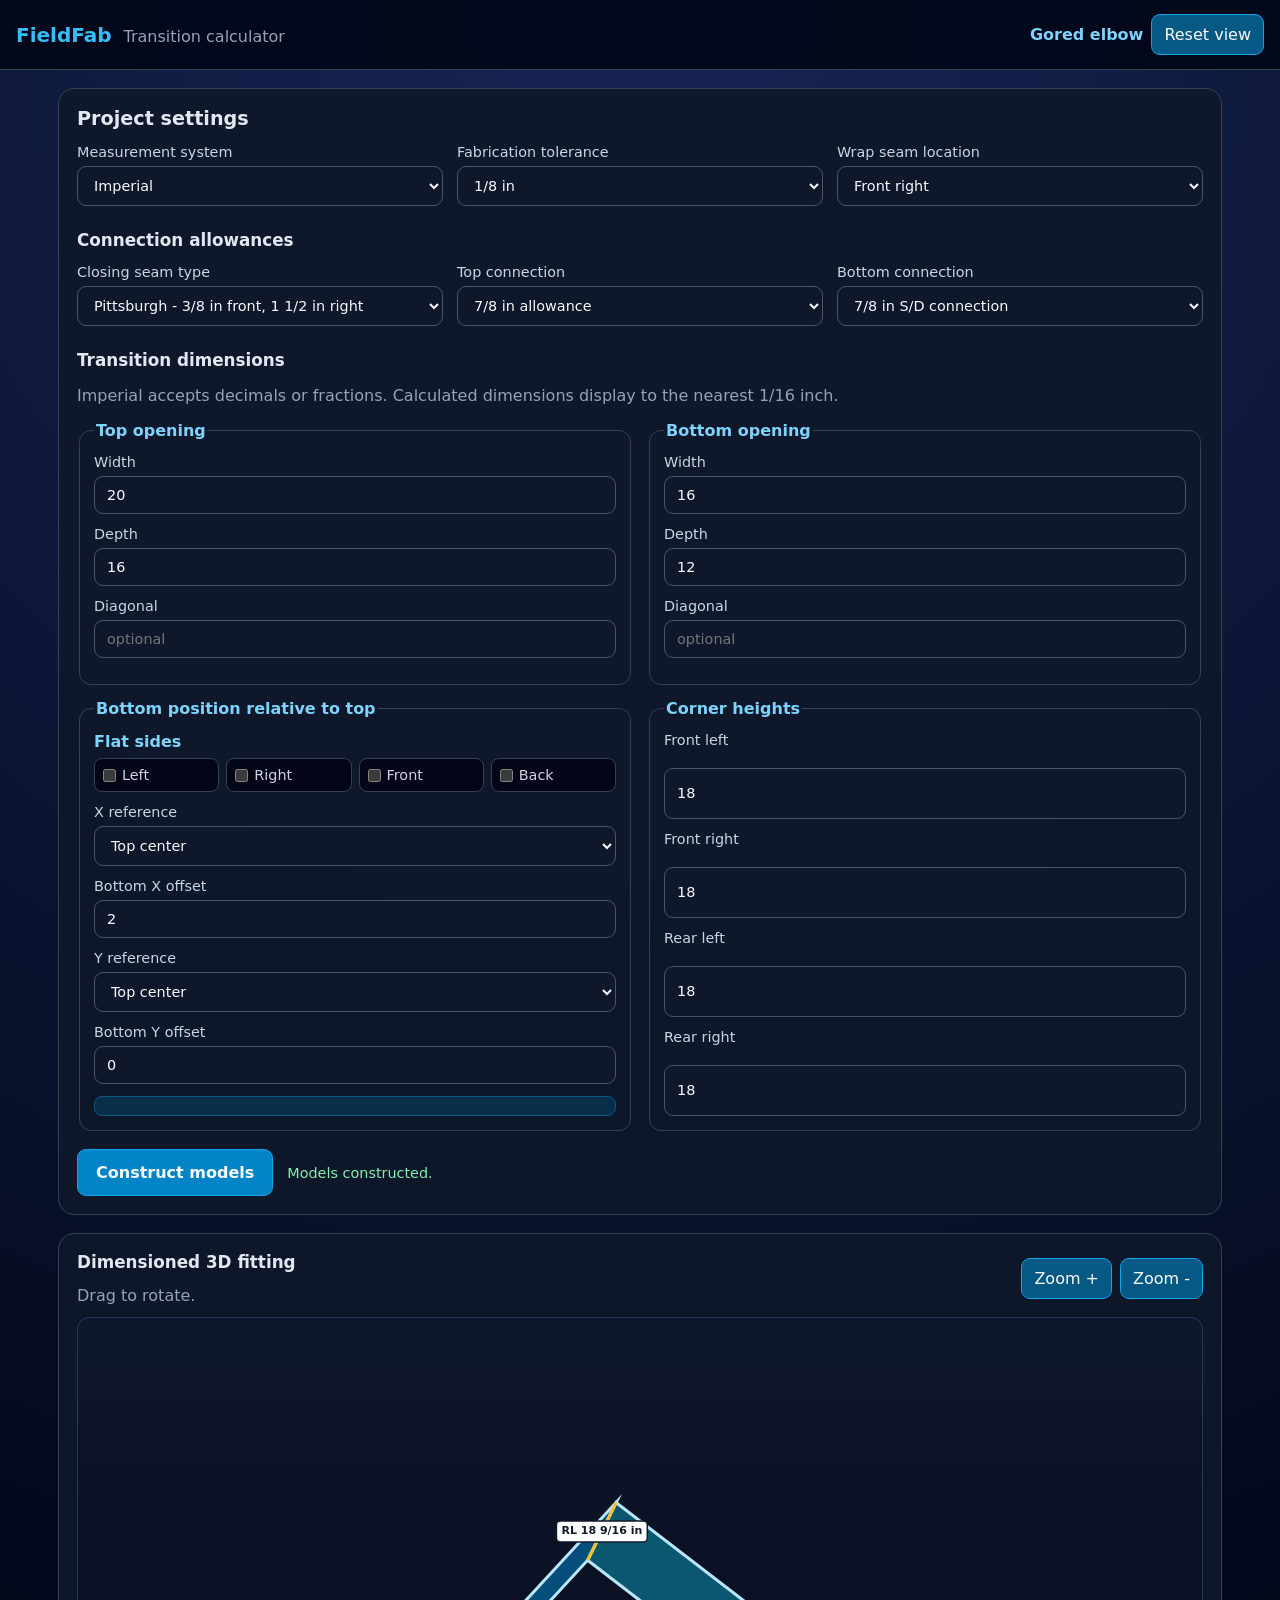
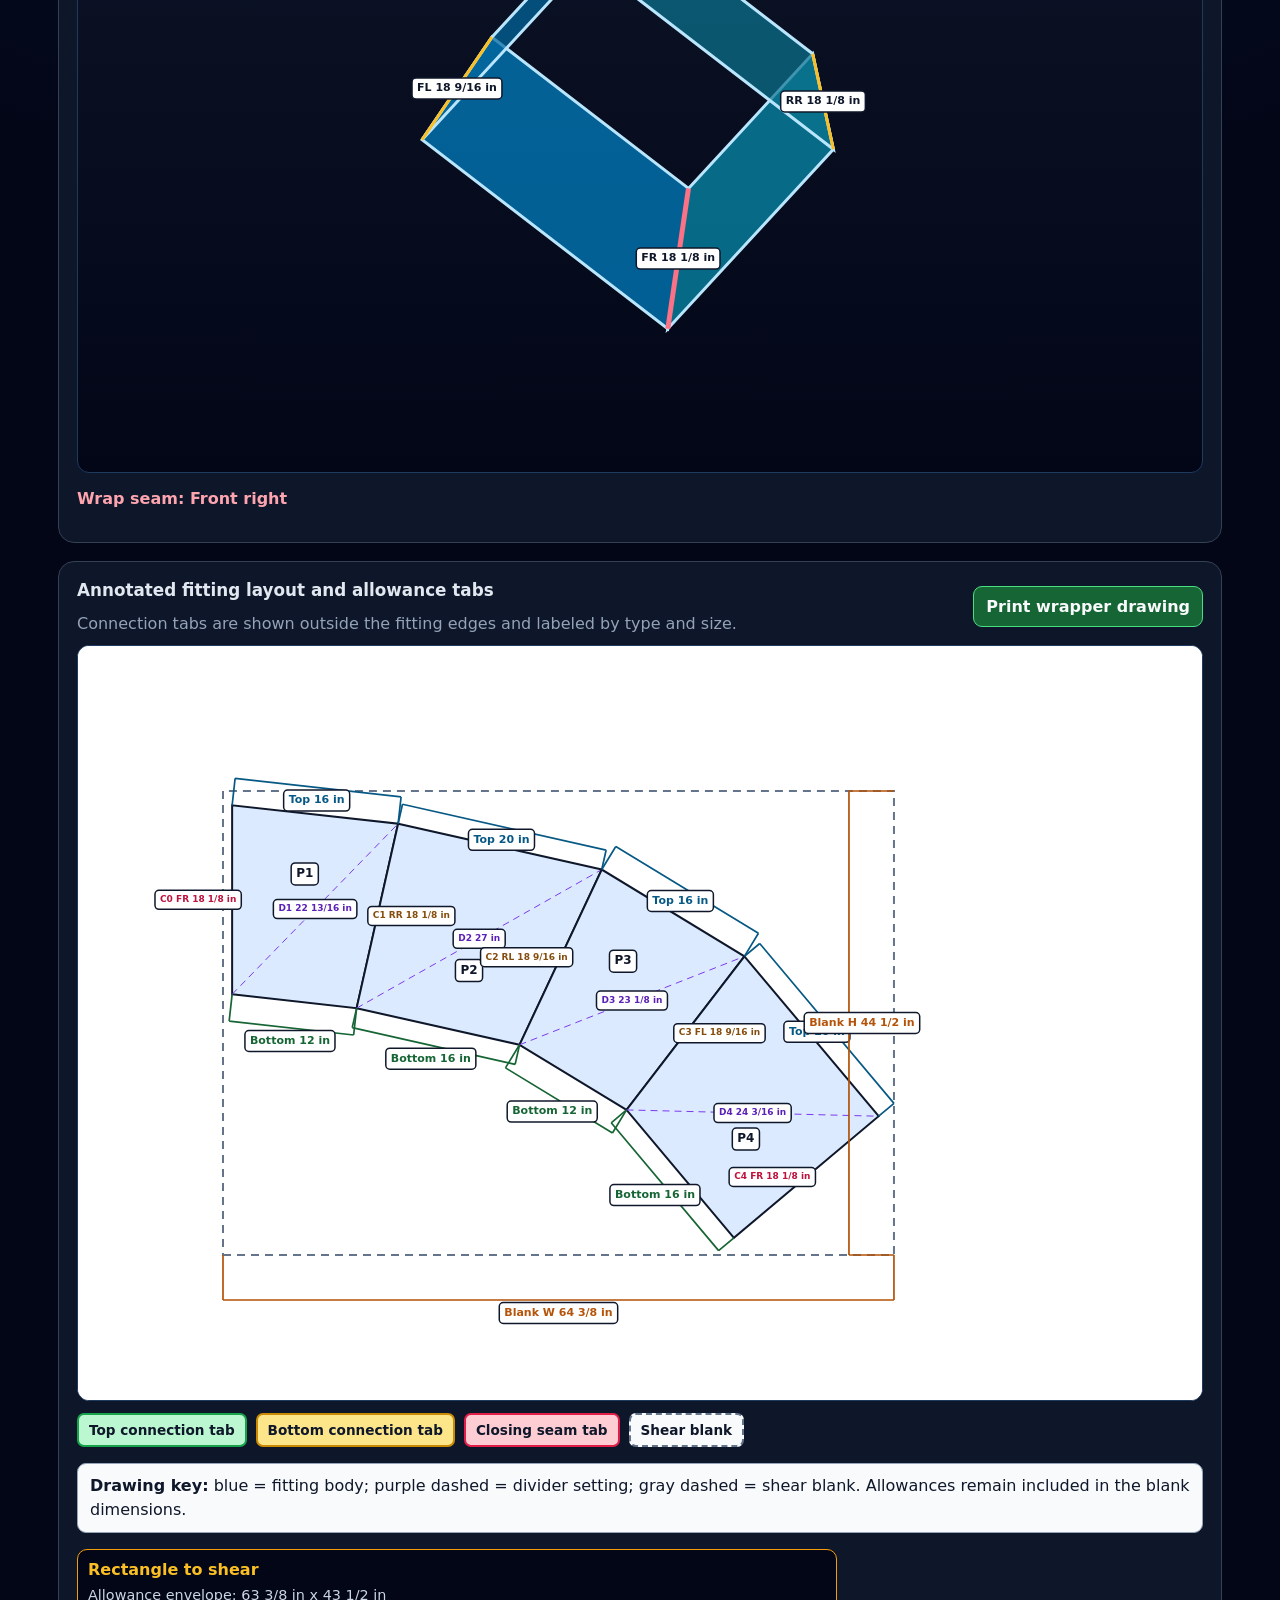
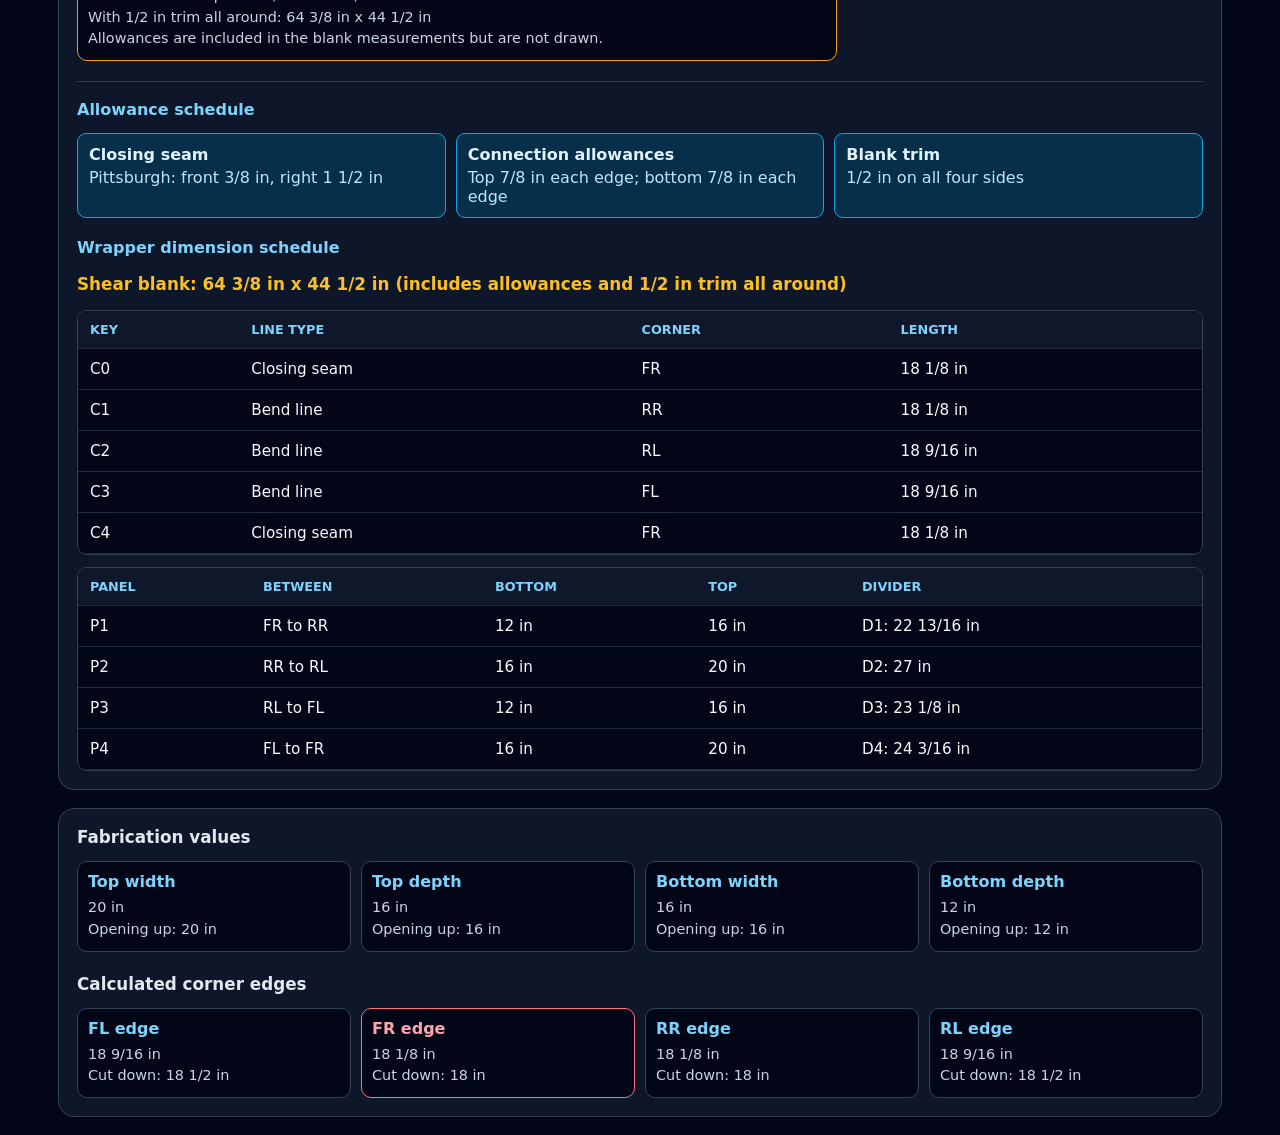
<file: index.html>
<!doctype html><html lang="en">
<head>
<meta charset="UTF-8" />
<meta name="viewport" content="width=device-width,initial-scale=1,viewport-fit=cover" />
<meta name="theme-color" content="#0f172a" />
<meta name="description" content="FieldFab HVAC fabrication calculator" />
<link rel="manifest" href="manifest.webmanifest" />
<link rel="icon" href="icon.svg" type="image/svg+xml" />
<link rel="apple-touch-icon" href="icon.svg" />
<link rel="stylesheet" href="styles.css?v=25" />
<title>FieldFab</title>
</head>
<body>
<header><div><strong>FieldFab</strong><span>Transition calculator</span></div><div style="display:flex;gap:8px;align-items:center"><a href="gores.html" style="color:#7dd3fc;font-weight:800;text-decoration:none">Gored elbow</a><button id="resetView" type="button">Reset view</button></div></header>
<main>
<section class="card controls">
<h1>Project settings</h1>
<div class="grid settings"><label>Measurement system<select id="system"><option value="imperial">Imperial</option><option value="metric">Metric</option></select></label><label>Fabrication tolerance<select id="tolerance"><option value="0.015625">1/64 in</option><option value="0.03125">1/32 in</option><option value="0.0625">1/16 in</option><option value="0.125" selected>1/8 in</option><option value="0.25">1/4 in</option></select></label><label>Wrap seam location<select id="seamLocation"><option value="FR" selected>Front right</option><option value="FL">Front left</option><option value="RR">Rear right</option><option value="RL">Rear left</option></select></label></div>
<h2>Connection allowances</h2>
<div class="grid allowance-settings"><label>Closing seam type<select id="seamType"><option value="pittsburgh" selected>Pittsburgh - 3/8 in front, 1 1/2 in right</option><option value="scleat">S-cleat - 7/8 in right only</option></select></label><label>Top connection<select id="topConnection"><option value="0.875" selected>7/8 in allowance</option></select></label><label>Bottom connection<select id="bottomConnection"><option value="0.375">3/8 in flange</option><option value="0.75">3/4 in hemmed flange</option><option value="0.875" selected>7/8 in S/D connection</option></select></label></div>
<h2>Transition dimensions</h2><p class="hint">Imperial accepts decimals or fractions. Calculated dimensions display to the nearest 1/16 inch.</p>
<div class="grid dimensions"><fieldset><legend>Top opening</legend><label>Width <input id="topWidth" value="20" inputmode="decimal" /></label><label>Depth <input id="topDepth" value="16" inputmode="decimal" /></label><label>Diagonal <input id="topDiagonal" placeholder="optional" inputmode="decimal" /></label><span id="topDiagonalStatus" class="diag-status"></span></fieldset><fieldset><legend>Bottom opening</legend><label>Width <input id="bottomWidth" value="16" inputmode="decimal" /></label><label>Depth <input id="bottomDepth" value="12" inputmode="decimal" /></label><label>Diagonal <input id="bottomDiagonal" placeholder="optional" inputmode="decimal" /></label><span id="bottomDiagonalStatus" class="diag-status"></span></fieldset><fieldset class="positioning-fieldset"><legend>Bottom position relative to top</legend><div class="flat-sides"><span>Flat sides</span><label><input type="checkbox" id="flatLeft" /> Left</label><label><input type="checkbox" id="flatRight" /> Right</label><label><input type="checkbox" id="flatFront" /> Front</label><label><input type="checkbox" id="flatBack" /> Back</label></div><label>X reference<select id="xReference"><option value="center">Top center</option><option value="left">Top left side</option><option value="right">Top right side</option></select></label><label id="offsetXLabel">Bottom X offset<input id="offsetX" value="2" inputmode="decimal" /></label><label>Y reference<select id="yReference"><option value="center">Top center</option><option value="front">Top front side</option><option value="back">Top back side</option></select></label><label id="offsetYLabel">Bottom Y offset<input id="offsetY" value="0" inputmode="decimal" /></label><p id="positionHelp" class="position-help"></p></fieldset><fieldset><legend>Corner heights</legend><label>Front left <input id="heightFL" value="18" inputmode="decimal" /></label><label>Front right <input id="heightFR" value="18" inputmode="decimal" /></label><label>Rear left <input id="heightRL" value="18" inputmode="decimal" /></label><label>Rear right <input id="heightRR" value="18" inputmode="decimal" /></label></fieldset></div>
<div class="build-actions"><button id="constructModel" class="primary-action" type="button">Construct models</button><span id="buildStatus"></span></div><div id="message"></div>
</section>
<section class="card viewer-card"><div class="viewer-heading"><div><h2>Dimensioned 3D fitting</h2><p>Drag to rotate.</p></div><div class="viewer-actions"><button id="zoomIn">Zoom +</button><button id="zoomOut">Zoom -</button></div></div><div id="viewer"><canvas id="modelCanvas"></canvas></div><p id="seamSummary" class="seam-summary"></p></section>
<section class="card wrapper-card"><div class="viewer-heading"><div><h2>Annotated fitting layout and allowance tabs</h2><p>Connection tabs are shown outside the fitting edges and labeled by type and size.</p></div><button id="printWrapper" class="print-button">Print wrapper drawing</button></div><div id="wrapperViewer"><canvas id="wrapperCanvas"></canvas></div><div class="tab-legend"><span class="legend-top">Top connection tab</span><span class="legend-bottom">Bottom connection tab</span><span class="legend-seam">Closing seam tab</span><span class="legend-blank">Shear blank</span></div><p id="wrapperStatus" class="drawing-key"></p><div id="blankResults" class="results blank-results"></div><section class="schedule"><h3>Allowance schedule</h3><div id="allowanceSummary" class="allowance-summary"></div><h3>Wrapper dimension schedule</h3><p id="blankSchedule" class="blank-line"></p><div class="table-scroll"><table id="cornerTable"><thead><tr><th>Key</th><th>Line type</th><th>Corner</th><th>Length</th></tr></thead><tbody id="cornerSchedule"></tbody></table></div><div class="table-scroll"><table id="panelTable"><thead><tr><th>Panel</th><th>Between</th><th>Bottom</th><th>Top</th><th>Divider</th></tr></thead><tbody id="panelSchedule"></tbody></table></div></section></section>
<section class="card"><h2>Fabrication values</h2><div id="openingResults" class="results"></div><h2 class="subheading">Calculated corner edges</h2><div id="results" class="results"></div></section>
</main><script src="app.js?v=25" defer></script></body></html>
</file>
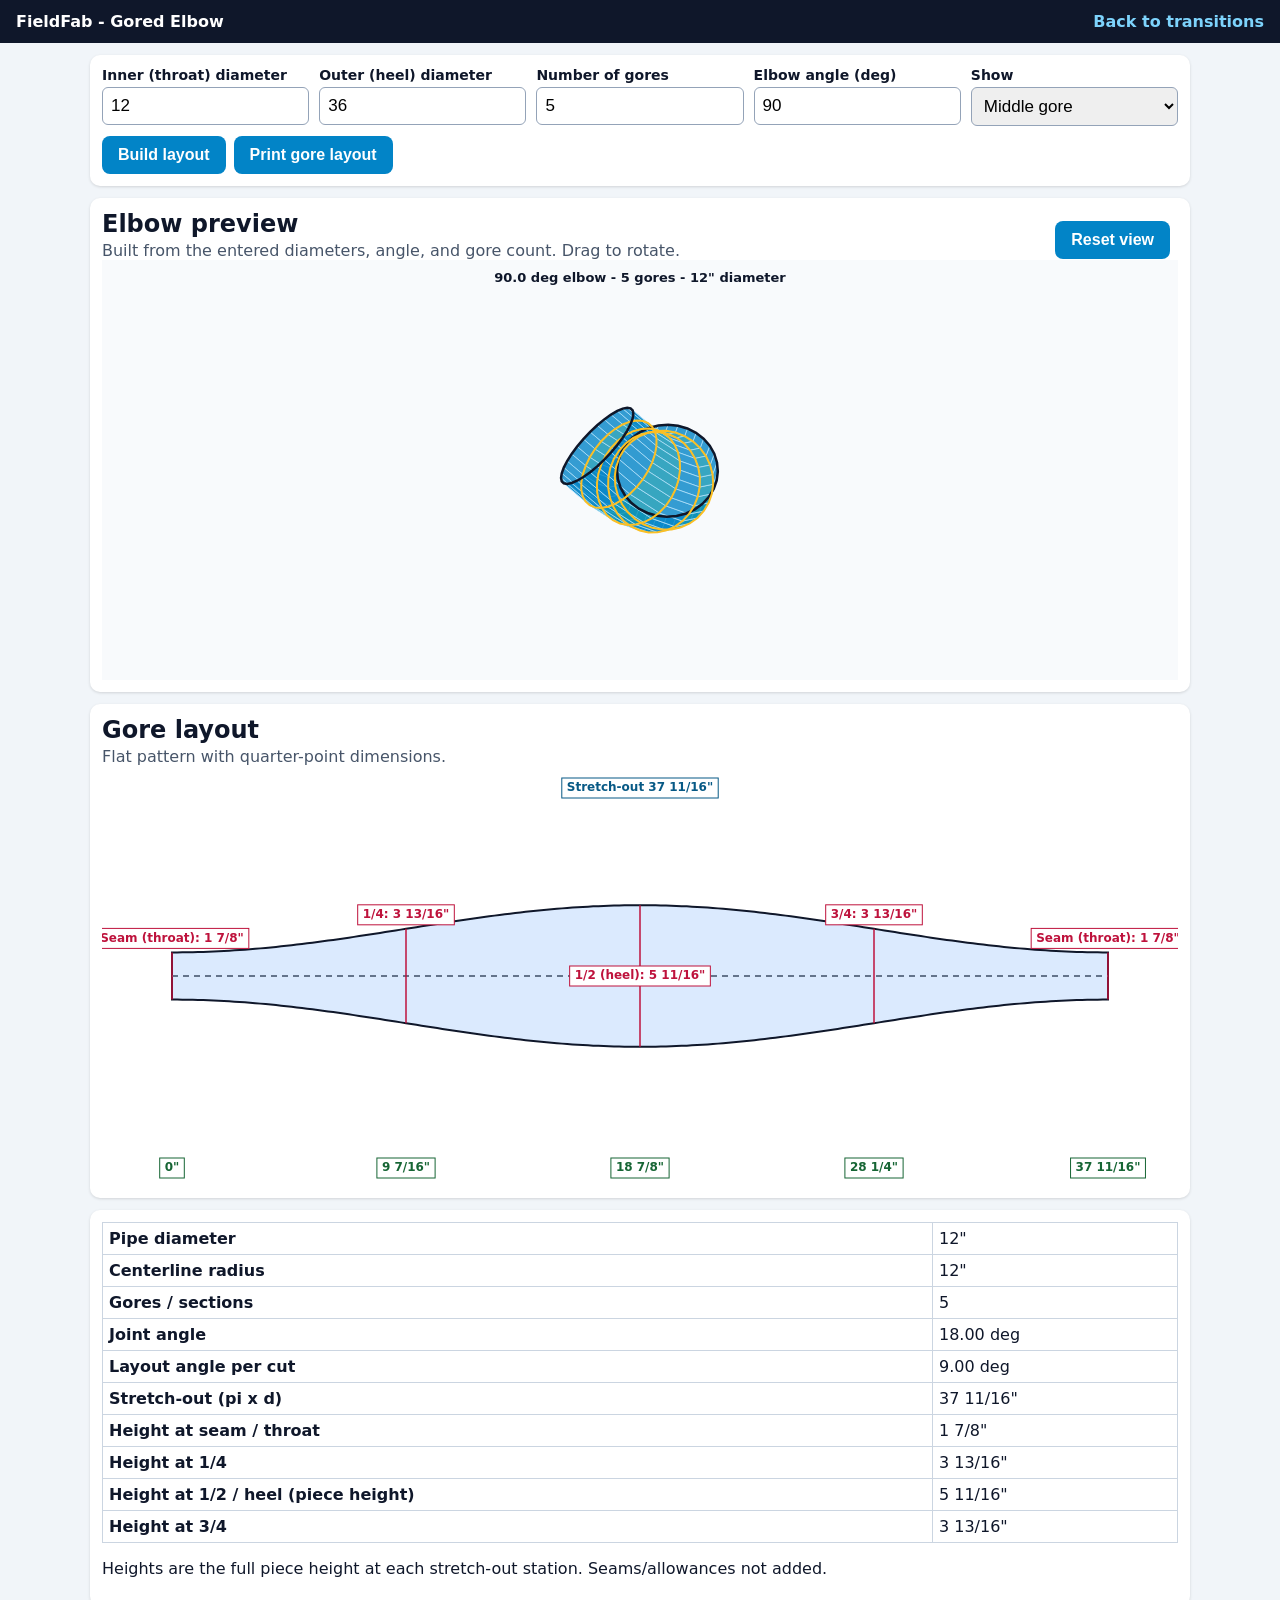
<file: gores.html>
<!doctype html>
<html lang="en"><head><meta charset="utf-8"><meta name="viewport" content="width=device-width,initial-scale=1"><title>FieldFab - Gored Elbow</title>
<style>
body{font-family:system-ui;margin:0;background:#f1f5f9;color:#0f172a}header{background:#0f172a;color:#fff;padding:12px 16px;display:flex;justify-content:space-between;align-items:center}header a{color:#7dd3fc;font-weight:700;text-decoration:none}main{padding:12px;max-width:1100px;margin:auto}.card{background:#fff;border-radius:10px;padding:12px;margin-bottom:12px;box-shadow:0 1px 3px #0002}.grid{display:grid;grid-template-columns:repeat(auto-fit,minmax(150px,1fr));gap:10px}label{font-weight:700;font-size:14px;display:flex;flex-direction:column;gap:4px}input,select{font-size:17px;padding:8px;border:1px solid #94a3b8;border-radius:6px}button{font-size:16px;font-weight:800;padding:10px 16px;border:0;border-radius:8px;background:#0284c7;color:#fff;margin-top:10px;margin-right:8px}#err{color:#b91c1c;font-weight:700}#view,#elbowView{width:100%;height:420px;background:#fff}#elbowView{touch-action:none}.viewerHead{display:flex;justify-content:space-between;gap:12px;align-items:center}.viewerHead h2{margin:0}.viewerHead p{margin:3px 0 0;color:#475569}canvas{width:100%;height:100%}table{border-collapse:collapse;width:100%}td,th{border:1px solid #cbd5e1;padding:6px;text-align:left}
@media print{header,.inputs,#tables,button{display:none!important}@page{size:letter landscape;margin:.75in}.card{box-shadow:none;padding:0}#view{height:6.9in}}
</style></head><body>
<header><strong>FieldFab - Gored Elbow</strong><a href="index.html">Back to transitions</a></header>
<main>
<div class="card inputs"><div class="grid">
<label>Inner (throat) diameter<input id="id" value="12"></label>
<label>Outer (heel) diameter<input id="od" value="36"></label>
<label>Number of gores<input id="n" type="number" min="2" value="5"></label>
<label>Elbow angle (deg)<input id="ang" type="number" value="90"></label>
<label>Show<select id="which"><option value="full">Middle gore</option><option value="end">End gore</option></select></label>
</div><button id="go">Build layout</button><button id="printGore">Print gore layout</button><div id="err"></div></div>
<div class="card"><div class="viewerHead"><div><h2>Elbow preview</h2><p>Built from the entered diameters, angle, and gore count. Drag to rotate.</p></div><button id="resetElbow" type="button">Reset view</button></div><div id="elbowView"><canvas id="elbowCanvas"></canvas></div></div>
<div class="card"><div class="viewerHead"><div><h2>Gore layout</h2><p>Flat pattern with quarter-point dimensions.</p></div></div><div id="view"><canvas id="c"></canvas></div></div>
<div class="card" id="tables"></div>
</main><script src="gores.js?v=29"></script></body></html>
</file>
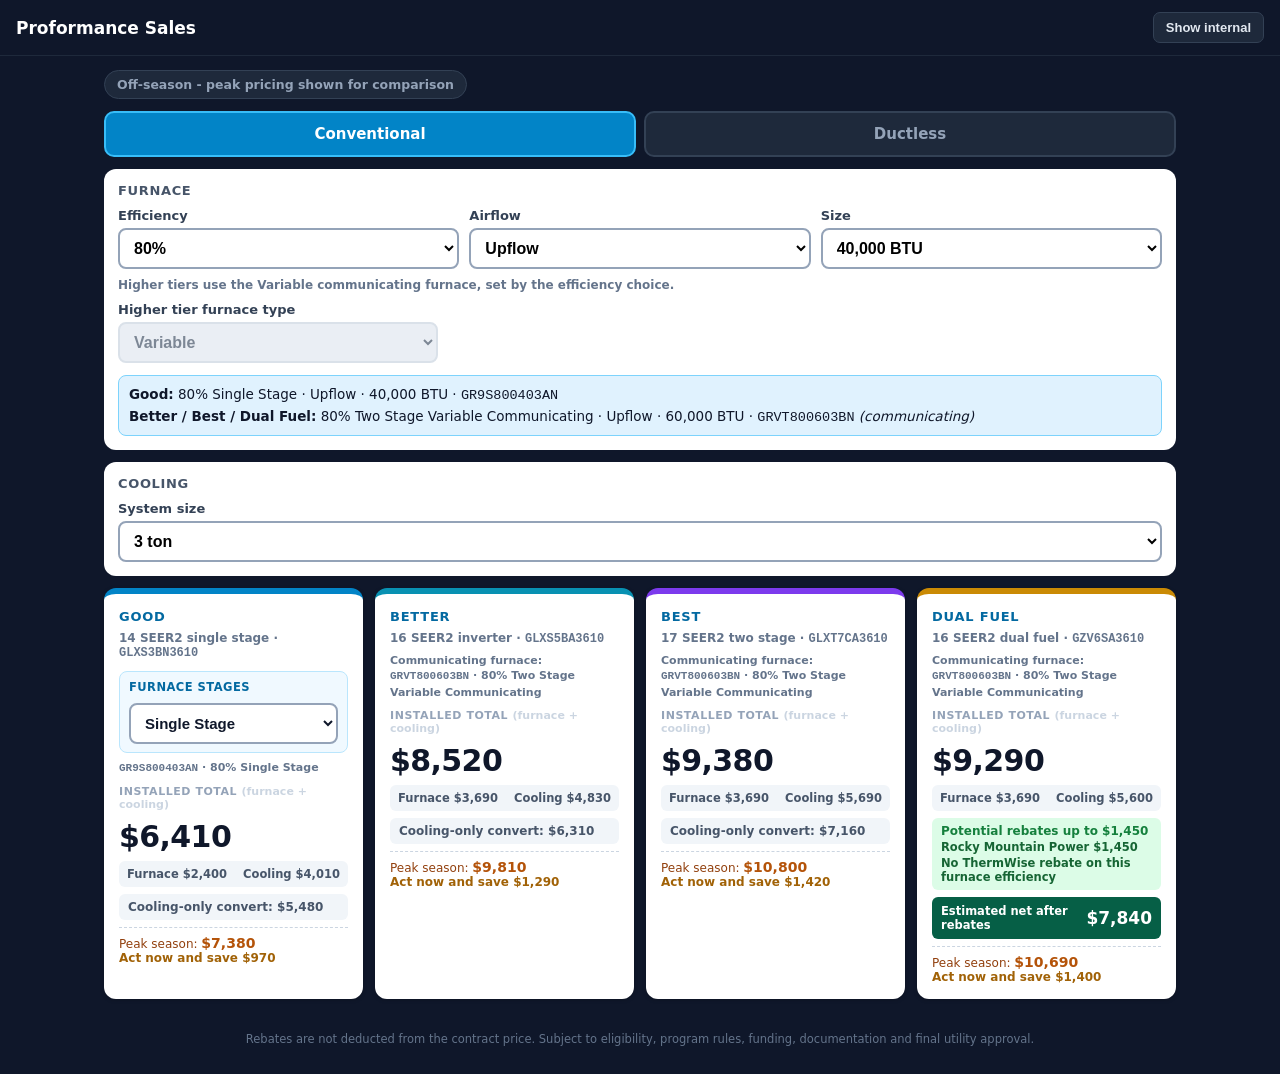
<file: sales.html>
<!doctype html>
<html lang="en"><head><meta charset="utf-8"><meta name="viewport" content="width=device-width,initial-scale=1,viewport-fit=cover">
<meta name="theme-color" content="#0f172a"><title>Proformance Sales</title>
<style>
*{box-sizing:border-box;-webkit-tap-highlight-color:transparent}
body{font-family:system-ui,-apple-system,sans-serif;margin:0;background:#0f172a;color:#0f172a}
header{background:#0f172a;color:#fff;padding:12px 16px;display:flex;justify-content:space-between;align-items:center;position:sticky;top:0;z-index:10;border-bottom:1px solid #1e293b;gap:10px;flex-wrap:wrap}
header h1{font-size:17px;margin:0;font-weight:800}
header button{font-size:13px;font-weight:800;padding:7px 12px;border:1px solid #334155;border-radius:7px;background:#1e293b;color:#e2e8f0}
.wrap{padding:14px;max-width:1100px;margin:auto}
.badge{display:inline-block;font-size:12.5px;font-weight:700;padding:6px 12px;border-radius:99px;background:#1e293b;color:#94a3b8;border:1px solid #334155}
.badge.on{background:#7c2d12;color:#fed7aa;border-color:#c2410c}
.tabs{display:flex;gap:8px;margin:12px 0}
.tab{flex:1;text-align:center;font-size:15px;font-weight:800;padding:12px;border-radius:10px;border:2px solid #334155;background:#1e293b;color:#94a3b8}
.tab.on{background:#0284c7;border-color:#38bdf8;color:#fff}
.panel{background:#fff;border-radius:12px;padding:14px;margin:12px 0}
.panel h2{font-size:13px;margin:0 0 10px;text-transform:uppercase;letter-spacing:.05em;color:#475569}
.row{display:grid;grid-template-columns:repeat(auto-fit,minmax(150px,1fr));gap:10px}
label{font-weight:800;font-size:13px;display:flex;flex-direction:column;gap:5px;color:#334155}
select{font-size:16px;font-weight:700;padding:9px 10px;border:2px solid #94a3b8;border-radius:8px;background:#fff;width:100%}
select:disabled{background:#e2e8f0;color:#475569;border-color:#cbd5e1}
.hint{font-size:12px;font-weight:700;color:#64748b;margin-top:9px}
.furnace{background:#e0f2fe;border:1px solid #7dd3fc;border-radius:8px;padding:10px;margin-top:12px;font-size:13.5px;display:flex;flex-direction:column;gap:5px}
.cards{display:grid;grid-template-columns:repeat(auto-fit,minmax(215px,1fr));gap:12px;margin-top:12px}
.card{background:#fff;border-radius:12px;padding:15px;border-top:6px solid #0284c7;box-shadow:0 1px 4px #0003;display:flex;flex-direction:column;gap:7px}
.card:nth-child(2){border-top-color:#0891b2}
.card:nth-child(3){border-top-color:#7c3aed}
.card:nth-child(4){border-top-color:#ca8a04}
.tier{font-size:13px;font-weight:900;letter-spacing:.06em;text-transform:uppercase;color:#0369a1}
.sub{font-size:12px;color:#64748b;font-weight:700}
.instage{margin-top:4px;background:#f0f9ff;border:1px solid #bae6fd;border-radius:8px;padding:8px 9px;font-size:11.5px;font-weight:800;text-transform:uppercase;letter-spacing:.04em;color:#0369a1}
.instage select{margin-top:4px;font-size:15px;text-transform:none;letter-spacing:0;font-weight:700;color:#0f172a}
.fnote{font-size:11px;color:#64748b;font-weight:600;line-height:1.4}
.g4blabel{font-size:11px;font-weight:800;text-transform:uppercase;letter-spacing:.05em;color:#94a3b8;margin-top:2px}
.g4blabel span{text-transform:none;letter-spacing:0;font-weight:600;color:#cbd5e1}
.price{font-size:30px;font-weight:900;letter-spacing:-.02em;margin-top:1px}
.split{display:flex;justify-content:space-between;gap:8px;font-size:11.5px;font-weight:700;color:#475569;background:#f1f5f9;padding:6px 8px;border-radius:6px}
.reb{font-size:12px;font-weight:800;color:#15803d;background:#dcfce7;padding:6px 9px;border-radius:6px;display:flex;flex-direction:column;gap:2px}
.reb span{font-weight:600;color:#166534;font-size:11.5px}
.net{display:flex;justify-content:space-between;align-items:center;gap:8px;background:#065f46;color:#fff;border-radius:6px;padding:7px 9px;font-size:11.5px;font-weight:700}
.net b{font-size:17px;font-weight:900}
.coolonly{font-size:12px;font-weight:700;color:#475569;background:#f1f5f9;padding:6px 9px;border-radius:6px}
.soon{border-top:1px dashed #cbd5e1;padding-top:7px;font-size:12px;color:#92400e}
.soon b{font-size:14px;color:#b45309}
.soon span{display:block;color:#a16207;font-weight:600}
#internal{background:#fff;border-radius:12px;padding:14px;margin-top:14px;display:none}
#internal h3{margin:0 0 10px;font-size:15px;color:#b91c1c;text-transform:uppercase;letter-spacing:.05em}
table{width:100%;border-collapse:collapse;font-size:13px}
th,td{border:1px solid #e2e8f0;padding:7px;text-align:left}
th{background:#f1f5f9;font-weight:800}
.intnote{font-size:12.5px;color:#b91c1c;font-weight:700;margin:10px 0 0}
.mono{font-family:ui-monospace,Menlo,monospace}
footer{padding:18px 14px 30px;text-align:center;color:#64748b;font-size:11.5px;line-height:1.5;max-width:900px;margin:auto}
@media print{header,.tabs,footer,.hint{display:none}.card{break-inside:avoid}}
</style></head>
<body>
<header><h1>Proformance Sales</h1><button id="toggle">Show internal</button></header>
<div class="wrap">
  <span class="badge" id="peakBadge"></span>
  <div class="tabs"><div class="tab on" id="bConv">Conventional</div><div class="tab" id="bDuct">Ductless</div></div>

  <div id="convPanel">
    <div class="panel"><h2>Furnace</h2><div class="row">
      <label>Efficiency<select id="feff"></select></label>
      <label>Airflow<select id="fair"></select></label>
      <label>Size<select id="fbtu"></select></label>
    </div><div class="hint" id="commHint"></div>
    <label style="margin-top:10px;max-width:320px">Higher tier furnace type<select id="commstage"></select></label>
    <div class="furnace" id="furnaceStrip"></div></div>
    <div class="panel"><h2>Cooling</h2><div class="row">
      <label>System size<select id="ctons"></select></label>
    </div></div>
  </div>

  <div id="ductPanel" style="display:none">
    <div class="panel"><h2>Single-zone ductless</h2><div class="row">
      <label>Capacity<select id="dtons"></select></label>
      <label>System<select id="dindoor"></select></label>
    </div></div>
    <div class="panel"><h2>Multi-zone ductless</h2><div class="row">
      <label>Outdoor unit<select id="dmulti"></select></label>
      <label>Heads<select id="dheads"></select></label>
    </div></div>
  </div>

  <div id="summary"></div>
  <div class="cards" id="cards"></div>
  <div id="internal"></div>
</div>
<footer><span id="disc"></span></footer>
<script src="sales-data.js"></script>
<script src="sales-app.js"></script>
</body></html>
</file>
<file: styles.css>
:root{color-scheme:dark;font-family:Inter,ui-sans-serif,system-ui,-apple-system,sans-serif;background:#020617;color:#e2e8f0}*{box-sizing:border-box}body{margin:0;min-height:100vh;background:radial-gradient(circle at top,#172554 0,#020617 42%)}header{position:sticky;top:0;z-index:10;display:flex;justify-content:space-between;align-items:center;padding:14px 16px;background:rgba(2,6,23,.9);border-bottom:1px solid #334155}header div{display:flex;gap:12px;align-items:baseline}header strong{color:#38bdf8;font-size:1.25rem}header span,.hint,.viewer-heading p{color:#94a3b8}main{width:min(1200px,100%);margin:auto;padding:18px;display:grid;gap:18px}.card{background:rgba(15,23,42,.96);border:1px solid #334155;border-radius:16px;padding:18px}h1,h2,h3{margin:0 0 14px}h1{font-size:1.2rem}h2{font-size:1.05rem}h3{font-size:1rem;color:#7dd3fc}.subheading{margin-top:22px}.grid{display:grid;gap:14px}.settings,.allowance-settings,.measure-settings{grid-template-columns:repeat(3,minmax(0,1fr));margin-bottom:24px}.dimensions{grid-template-columns:repeat(2,minmax(0,1fr))}fieldset{min-width:0;border:1px solid #334155;border-radius:12px;padding:14px;display:grid;gap:12px}fieldset.guide-target{border-color:#38bdf8;box-shadow:0 0 0 3px rgba(56,189,248,.25)}legend{color:#7dd3fc;font-weight:700}label{display:grid;gap:6px;color:#cbd5e1;font-size:.9rem}input,select,button{font:inherit;color:#f8fafc;background:#0f172a;border:1px solid #475569;border-radius:9px;padding:10px 12px}button{cursor:pointer;background:#075985;border-color:#0ea5e9}.print-button{background:#166534;border-color:#4ade80;font-weight:800}.trim-note,.drawing-key{border-radius:9px;padding:10px 12px}.drawing-key{background:#f8fafc;color:#0f172a;border:1px solid #94a3b8;line-height:1.5}.datum-help{color:#bae6fd;background:#082f49;border:1px solid #075985;border-radius:9px;padding:10px 12px}.diag-status{font-size:.85rem}.diag-ok{color:#86efac}.diag-bad{color:#fca5a5;font-weight:800}.guide-panel{background:#0b2537;border:2px solid #0ea5e9;border-radius:12px;padding:14px;margin:16px 0}.guide-head{display:flex;justify-content:space-between;font-size:.85rem;color:#7dd3fc;font-weight:800}.guide-prompt{font-size:1.1rem;line-height:1.5;margin:12px 0}.guide-actions{display:flex;gap:8px;flex-wrap:wrap}.guide-actions button{flex:1;min-width:90px}.guide-next{background:#0284c7;font-weight:800}#guidePrev:disabled{opacity:.45;cursor:not-allowed}.build-actions{margin-top:18px;display:flex;align-items:center;gap:14px;flex-wrap:wrap}.primary-action{min-width:190px;padding:13px 18px;background:#0284c7;font-weight:800}#buildStatus{color:#86efac;font-size:.9rem}#buildStatus.pending,#message{color:#fbbf24}.viewer-heading,.viewer-footer{display:flex;justify-content:space-between;gap:12px;align-items:center}.viewer-heading p{margin:0}.viewer-actions{display:flex;gap:8px}#viewer,#wrapperViewer{height:min(84vh,860px);min-height:580px;margin-top:12px;border-radius:12px;overflow:hidden;border:1px solid #1e3a5f}#viewer{background:linear-gradient(#0f172a,#020617);touch-action:none}#wrapperViewer{background:#fff}#modelCanvas,#wrapperCanvas{display:block;width:100%;height:100%}#modelCanvas{cursor:grab}.seam-summary{color:#fda4af;font-weight:700}.tab-legend{display:flex;flex-wrap:wrap;gap:9px;margin-top:12px}.tab-legend span{padding:7px 10px;border-radius:7px;color:#0f172a;font-size:.85rem;font-weight:800;border:2px solid}.legend-top{background:#bbf7d0;border-color:#16a34a!important}.legend-bottom{background:#fde68a;border-color:#ca8a04!important}.legend-seam{background:#fecdd3;border-color:#e11d48!important}.legend-blank{background:#f8fafc;border-color:#64748b!important;border-style:dashed!important}.results{display:grid;grid-template-columns:repeat(4,minmax(0,1fr));gap:10px}.blank-results{grid-template-columns:minmax(280px,760px);margin-top:14px}.result{padding:10px;border-radius:10px;background:#020617;border:1px solid #334155}.result strong,.result span{display:block}.result strong{color:#7dd3fc;margin-bottom:6px}.result span{font-size:.9rem;color:#cbd5e1;line-height:1.5}.blank-result{border-color:#f59e0b}.blank-result strong{color:#fbbf24}.seam-result{border-color:#fb7185}.seam-result strong{color:#fda4af}.schedule{margin-top:20px;padding-top:18px;border-top:1px solid #334155}.allowance-summary{display:grid;grid-template-columns:repeat(3,minmax(0,1fr));gap:10px;margin-bottom:20px}.allowance-chip{background:#082f49;border:1px solid #0ea5e9;border-radius:9px;padding:11px;color:#e0f2fe}.allowance-chip strong,.allowance-chip span{display:block}.allowance-chip span{margin-top:4px;color:#bae6fd}.blank-line{font-size:1.05rem;font-weight:800;color:#fbbf24}.table-scroll{overflow-x:auto;margin-top:12px;border:1px solid #334155;border-radius:10px}table{width:100%;border-collapse:collapse;min-width:560px;background:#020617}th,td{text-align:left;padding:11px 12px;border-bottom:1px solid #1e293b;white-space:nowrap}th{color:#7dd3fc;background:#0f172a;font-size:.8rem;text-transform:uppercase}td{font-size:.95rem;color:#f8fafc}@media(max-width:700px){.settings,.allowance-settings,.measure-settings,.dimensions,.results,.allowance-summary{grid-template-columns:1fr}.viewer-heading,.viewer-footer{align-items:flex-start;flex-direction:column}.viewer-actions,.print-button{width:100%}.viewer-actions button{flex:1}header span{display:none}main{padding:10px}.card{padding:13px}#viewer{min-height:480px}#wrapperViewer{height:820px;min-height:820px}.primary-action{width:100%}.table-scroll{margin-left:-4px;margin-right:-4px}}

.flat-sides{display:grid;grid-template-columns:repeat(4,minmax(0,1fr));gap:7px;align-items:center}.flat-sides>span{grid-column:1/-1;color:#7dd3fc;font-weight:700}.flat-sides label{display:flex;align-items:center;gap:6px;background:#020617;border:1px solid #334155;border-radius:8px;padding:8px}.flat-sides input{width:auto;margin:0}.control-disabled{opacity:.5}.position-help{color:#bae6fd;background:#082f49;border:1px solid #075985;border-radius:8px;padding:9px;margin:0}.positioning-fieldset{align-content:start}@media(max-width:700px){.flat-sides{grid-template-columns:repeat(2,minmax(0,1fr))}}
</file>
